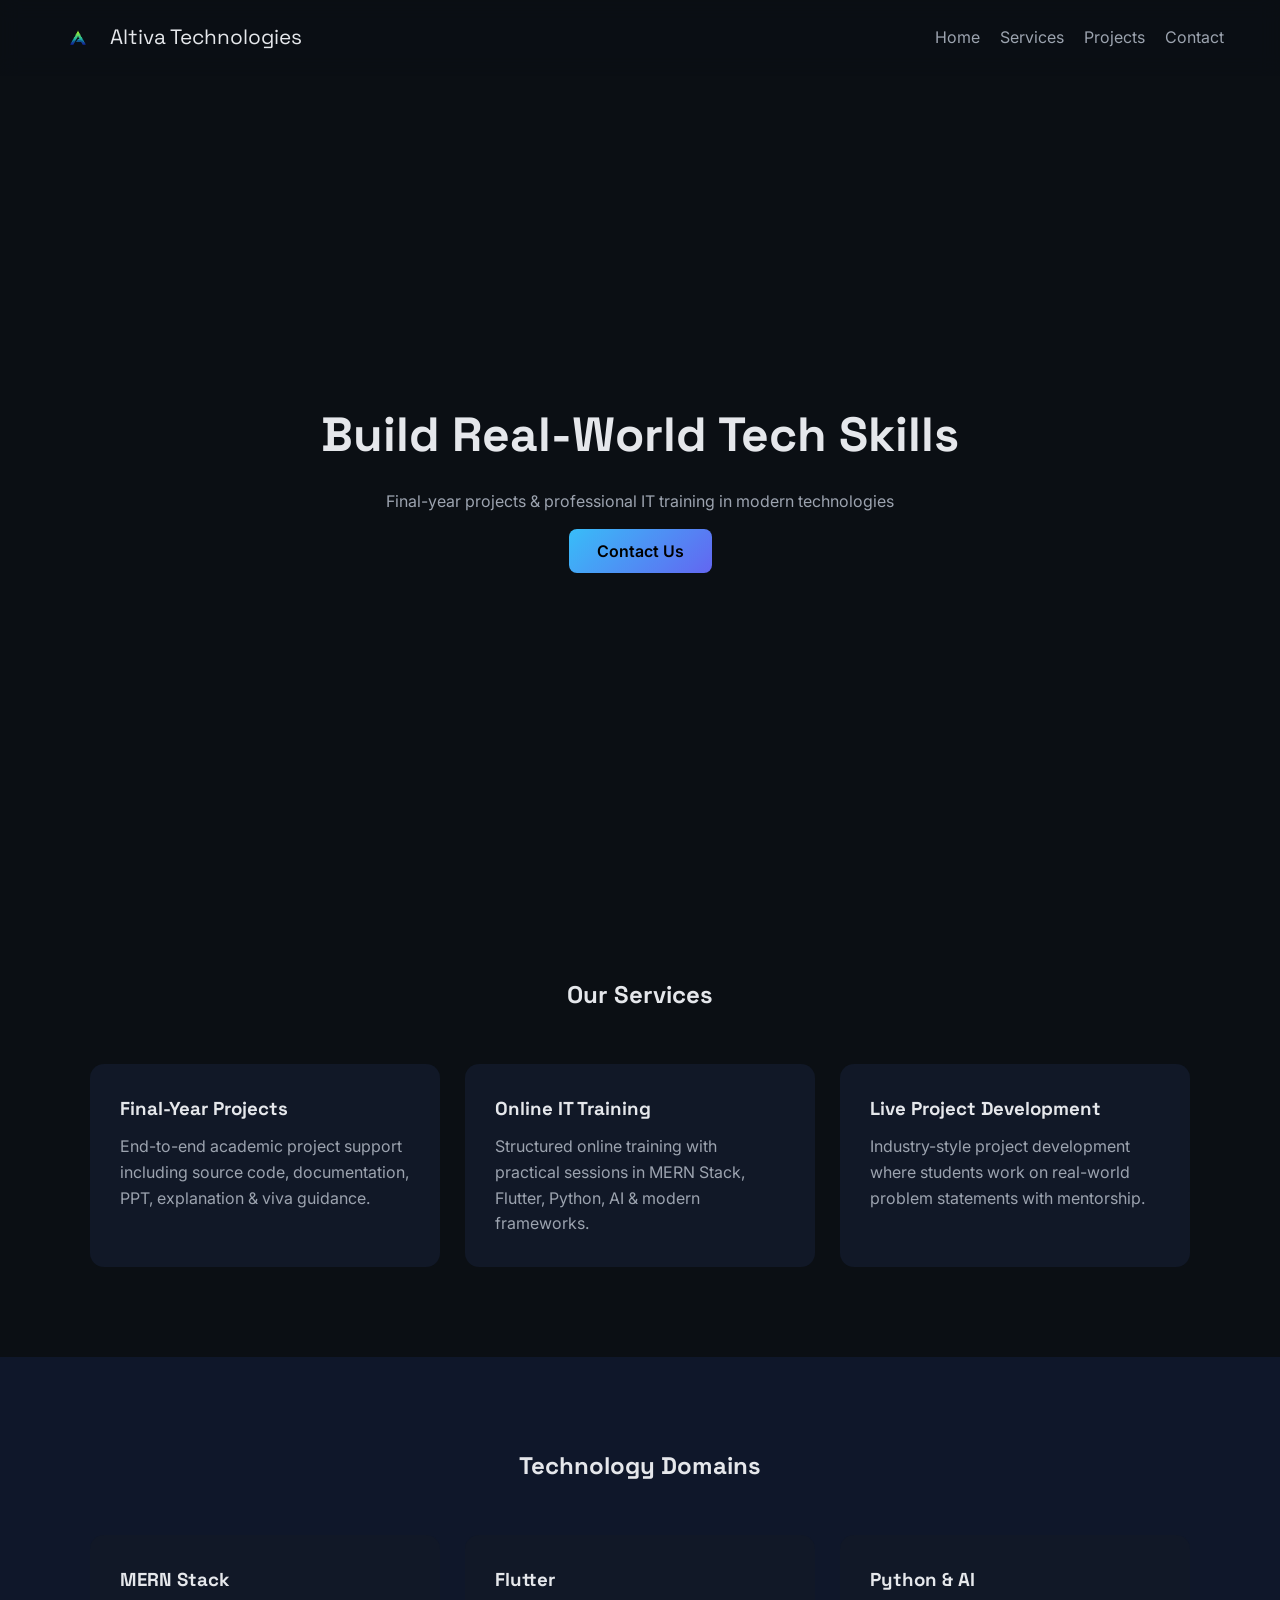
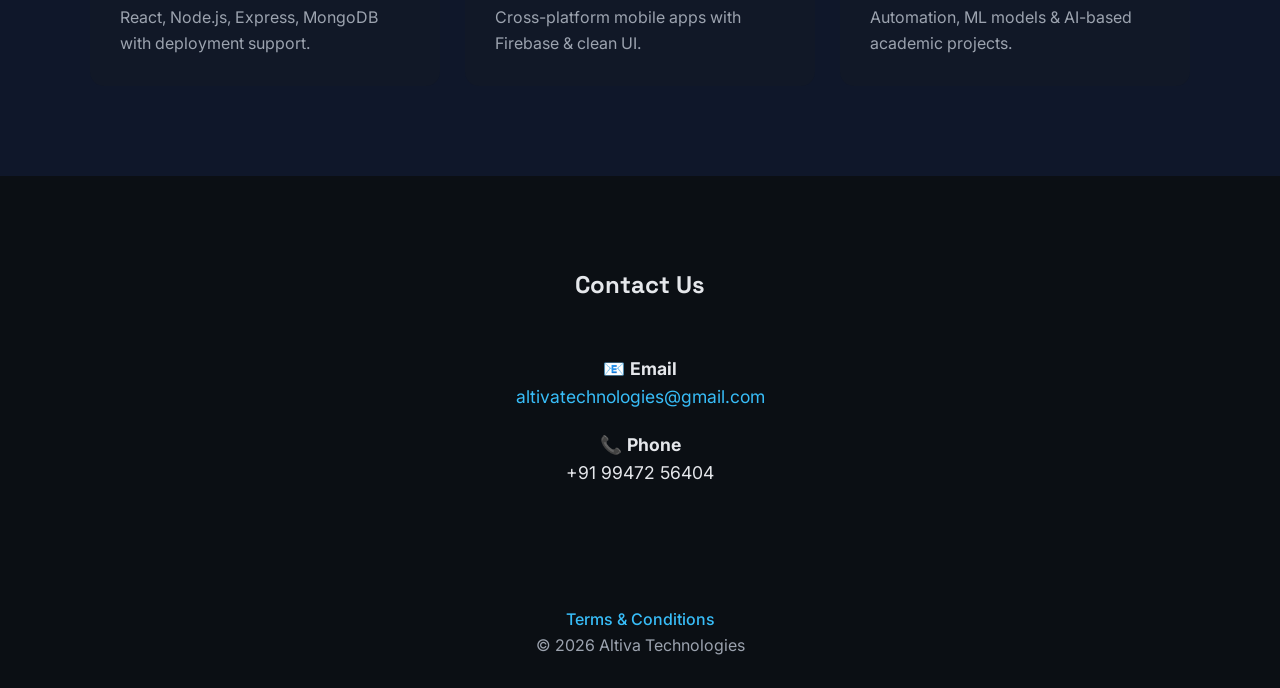
<file: index.html>
<!DOCTYPE html>
<html lang="en">

<head>
    <meta charset="UTF-8" />
    <meta name="viewport" content="width=device-width, initial-scale=1.0" />
    <title>Altiva Technologies | Final Year Projects & IT Training</title>
    <link rel="icon" type="image/png" href="favicon.png">



    <!-- SEO META TAGS -->
    <meta name="description"
        content="Altiva Technologies provides final year projects, online IT training, and live project development in MERN Stack, Flutter, Python and AI for students.">
    <meta name="keywords"
        content="final year projects, IT training, MERN stack projects, flutter projects, python projects, AI projects, student project center">
    <meta name="author" content="Altiva Technologies">

    <!-- Open Graph (Social Sharing) -->
    <meta property="og:title" content="Altiva Technologies - Final Year Projects & IT Training">
    <meta property="og:description"
        content="Professional final year projects and online IT training in MERN, Flutter, Python and AI.">
    <meta property="og:type" content="website">
    <meta property="og:image" content="logo-altiva.png">
    <meta property="og:url" content="https://www.altivatechnologies.com">


    <!-- Fonts -->
    <link
        href="https://fonts.googleapis.com/css2?family=Inter:wght@400;500;600&family=Space+Grotesk:wght@600;700&display=swap"
        rel="stylesheet">

    <!-- AOS -->
    <link href="https://cdn.jsdelivr.net/npm/aos@2.3.4/dist/aos.css" rel="stylesheet">

    <link rel="stylesheet" href="style.css" />
</head>

<body>

    <!-- NAVBAR -->
    <nav>
        <div class="nav-container">
            <div class="logo">
                <img src="logo-altiva.png" alt="Altiva Technologies">
                <span>Altiva Technologies</span>
            </div>
            <ul class="nav-links">
                <li><a href="#home">Home</a></li>
                <li><a href="#services">Services</a></li>
                <li><a href="#projects">Projects</a></li>
                <li><a href="#contact">Contact</a></li>
            </ul>
            <div class="menu-toggle" id="menu">&#9776;</div>
        </div>
    </nav>

    <!-- HERO -->
    <section id="home" class="hero">
        <div class="hero-content" data-aos="fade-up">
            <h1>Build Real-World Tech Skills</h1>
            <p>Final-year projects & professional IT training in modern technologies</p>
            <a href="#contact" class="btn">Contact Us</a>
        </div>
    </section>

    <!-- SERVICES -->
    <section id="services">
        <h2 data-aos="fade-up">Our Services</h2>
        <div class="grid">

            <div class="card" data-aos="fade-right">
                <h3>Final-Year Projects</h3>
                <p>
                    End-to-end academic project support including source code,
                    documentation, PPT, explanation & viva guidance.
                </p>
            </div>

            <div class="card" data-aos="fade-left">
                <h3>Online IT Training</h3>
                <p>
                    Structured online training with practical sessions in
                    MERN Stack, Flutter, Python, AI & modern frameworks.
                </p>
            </div>

            <div class="card" data-aos="fade-right">
                <h3>Live Project Development</h3>
                <p>
                    Industry-style project development where students work
                    on real-world problem statements with mentorship.
                </p>
            </div>

        </div>
    </section>

    <!-- PROJECTS -->
    <section id="projects" class="alt-bg">
        <h2 data-aos="fade-up">Technology Domains</h2>
        <div class="grid">

            <div class="card glow" data-aos="zoom-in">
                <h3>MERN Stack</h3>
                <p>React, Node.js, Express, MongoDB with deployment support.</p>
            </div>

            <div class="card glow" data-aos="zoom-in">
                <h3>Flutter</h3>
                <p>Cross-platform mobile apps with Firebase & clean UI.</p>
            </div>

            <div class="card glow" data-aos="zoom-in">
                <h3>Python & AI</h3>
                <p>Automation, ML models & AI-based academic projects.</p>
            </div>

        </div>
    </section>

    <!-- CONTACT -->
    <section id="contact">
        <h2 data-aos="fade-up">Contact Us</h2>

        <div class="contact-box" data-aos="fade-up">
            <p>📧 <strong>Email</strong></p>
            <a href="mailto:altivatechnologies@gmail.com">
                altivatechnologies@gmail.com
            </a>

            <p style="margin-top:20px;">📞 <strong>Phone</strong></p>
            <p>+91 99472 56404</p>
        </div>
    </section>

    <!-- FOOTER -->
    <footer>
        <p>
            <a href="terms.html">Terms & Conditions</a>
        </p>

        <p>© 2026 Altiva Technologies</p>
    </footer>

    <!-- Scripts -->
    <script src="https://cdn.jsdelivr.net/npm/aos@2.3.4/dist/aos.js"></script>
    <script src="script.js"></script>
    <script>
        AOS.init({ duration: 900, once: true });
    </script>

</body>

</html>
</file>
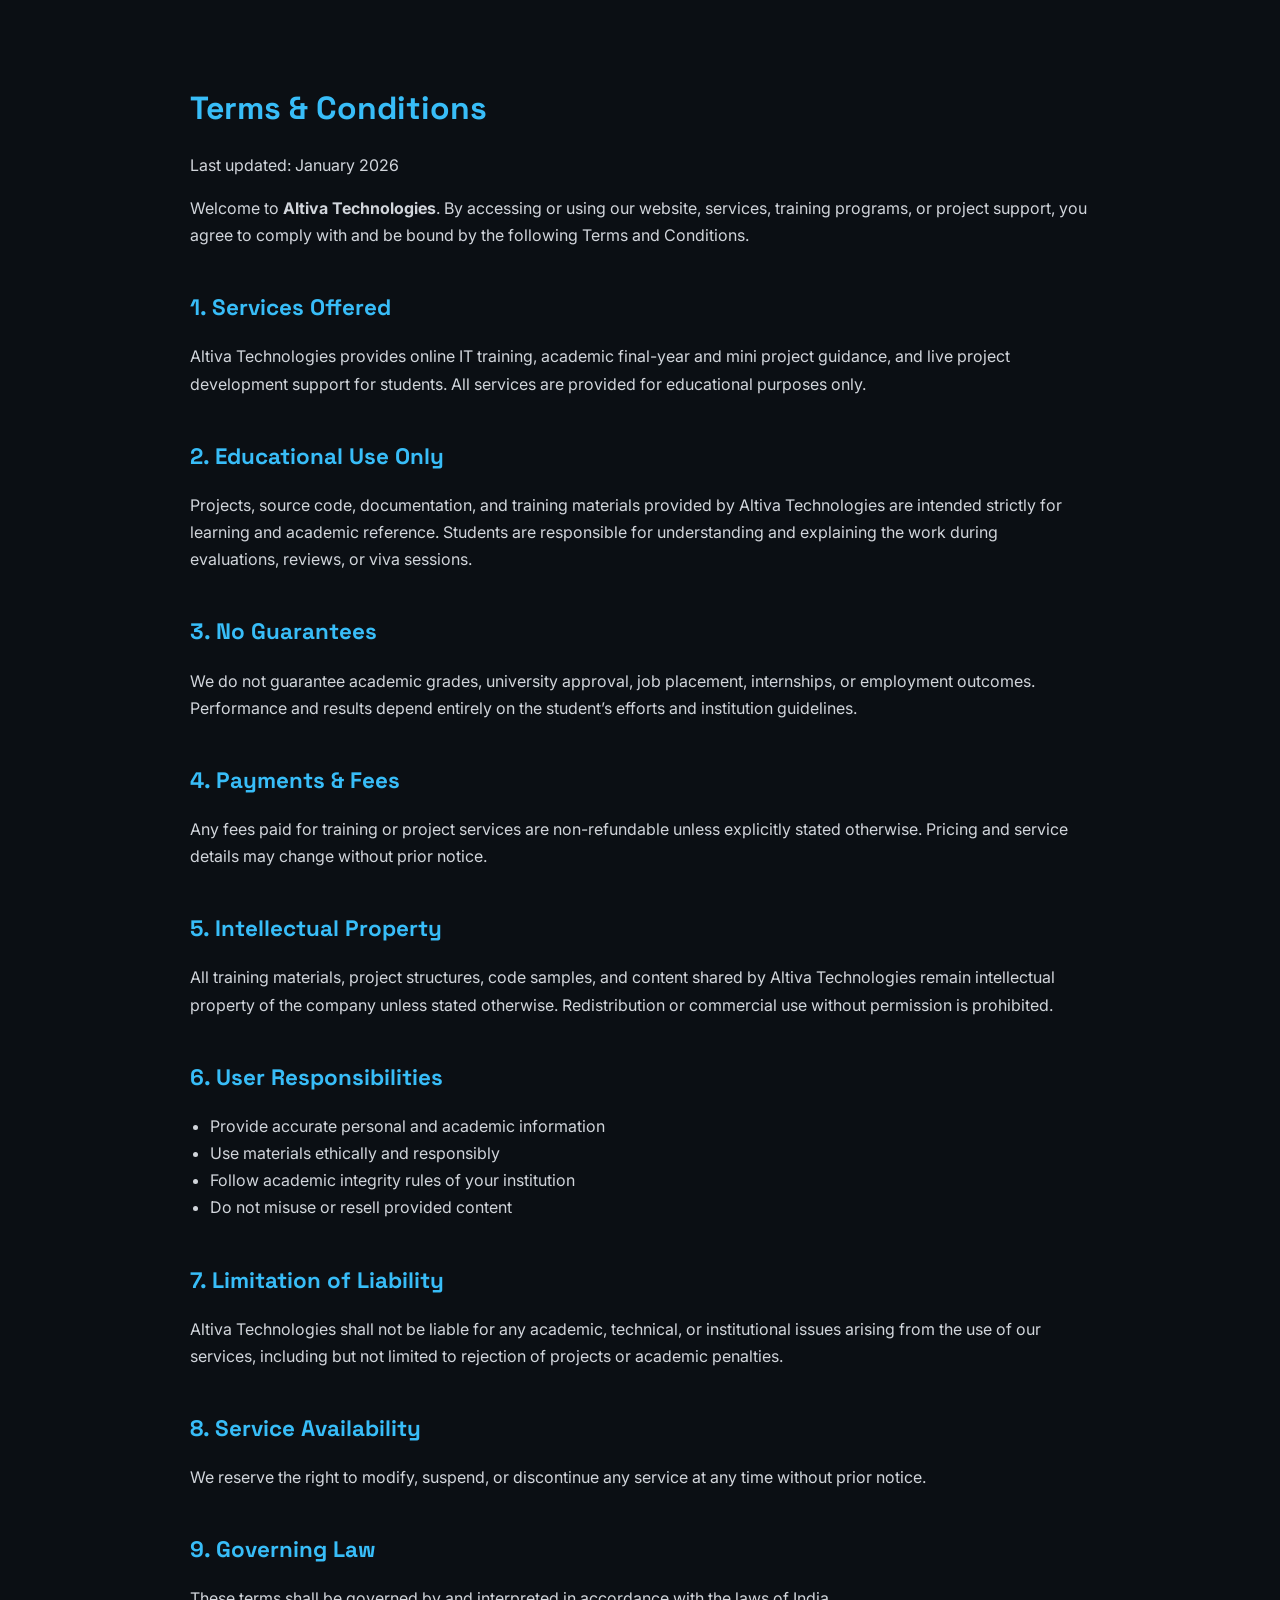
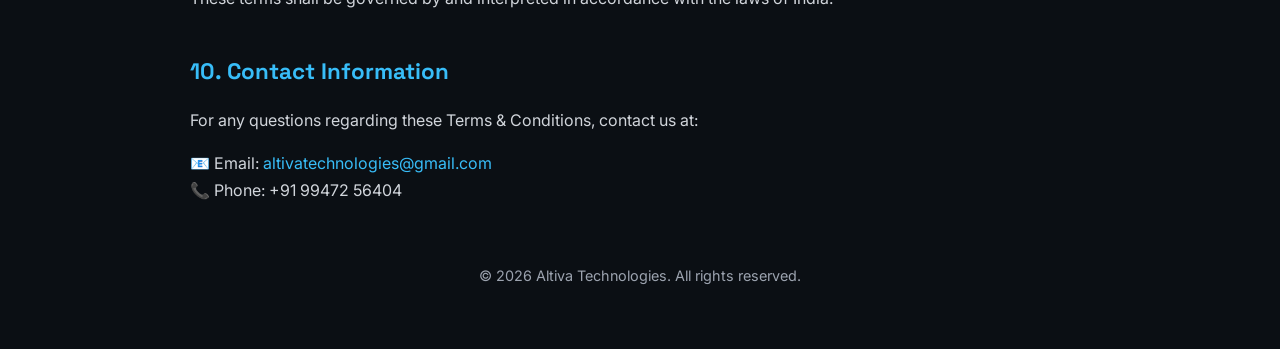
<file: terms.html>
<!DOCTYPE html>
<html lang="en">

<head>
    <meta charset="UTF-8">
    <meta name="viewport" content="width=device-width, initial-scale=1.0">
    <title>Terms & Conditions | Altiva Technologies</title>

    <!-- Fonts -->
    <link
        href="https://fonts.googleapis.com/css2?family=Inter:wght@400;500;600&family=Space+Grotesk:wght@600&display=swap"
        rel="stylesheet">

    <style>
        body {
            margin: 0;
            font-family: 'Inter', sans-serif;
            background-color: #0b0f14;
            color: #e5e7eb;
            line-height: 1.7;
        }

        .container {
            max-width: 900px;
            margin: auto;
            padding: 60px 20px;
        }

        h1,
        h2 {
            font-family: 'Space Grotesk', sans-serif;
            color: #38bdf8;
        }

        h1 {
            margin-bottom: 10px;
        }

        h2 {
            margin-top: 40px;
            margin-bottom: 10px;
            font-size: 1.4rem;
        }

        p,
        li {
            color: #d1d5db;
        }

        ul {
            padding-left: 20px;
        }

        a {
            color: #38bdf8;
            text-decoration: none;
        }

        footer {
            margin-top: 60px;
            text-align: center;
            color: #9ca3af;
            font-size: 0.9rem;
        }
    </style>
</head>

<body>

    <div class="container">
        <h1>Terms & Conditions</h1>
        <p>Last updated: January 2026</p>

        <p>
            Welcome to <strong>Altiva Technologies</strong>. By accessing or using our website,
            services, training programs, or project support, you agree to comply with and be
            bound by the following Terms and Conditions.
        </p>

        <h2>1. Services Offered</h2>
        <p>
            Altiva Technologies provides online IT training, academic final-year and mini project
            guidance, and live project development support for students. All services are provided
            for educational purposes only.
        </p>

        <h2>2. Educational Use Only</h2>
        <p>
            Projects, source code, documentation, and training materials provided by Altiva
            Technologies are intended strictly for learning and academic reference. Students are
            responsible for understanding and explaining the work during evaluations, reviews,
            or viva sessions.
        </p>

        <h2>3. No Guarantees</h2>
        <p>
            We do not guarantee academic grades, university approval, job placement, internships,
            or employment outcomes. Performance and results depend entirely on the student’s
            efforts and institution guidelines.
        </p>

        <h2>4. Payments & Fees</h2>
        <p>
            Any fees paid for training or project services are non-refundable unless explicitly
            stated otherwise. Pricing and service details may change without prior notice.
        </p>

        <h2>5. Intellectual Property</h2>
        <p>
            All training materials, project structures, code samples, and content shared by
            Altiva Technologies remain intellectual property of the company unless stated
            otherwise. Redistribution or commercial use without permission is prohibited.
        </p>

        <h2>6. User Responsibilities</h2>
        <ul>
            <li>Provide accurate personal and academic information</li>
            <li>Use materials ethically and responsibly</li>
            <li>Follow academic integrity rules of your institution</li>
            <li>Do not misuse or resell provided content</li>
        </ul>

        <h2>7. Limitation of Liability</h2>
        <p>
            Altiva Technologies shall not be liable for any academic, technical, or institutional
            issues arising from the use of our services, including but not limited to rejection
            of projects or academic penalties.
        </p>

        <h2>8. Service Availability</h2>
        <p>
            We reserve the right to modify, suspend, or discontinue any service at any time
            without prior notice.
        </p>

        <h2>9. Governing Law</h2>
        <p>
            These terms shall be governed by and interpreted in accordance with the laws of India.
        </p>

        <h2>10. Contact Information</h2>
        <p>
            For any questions regarding these Terms & Conditions, contact us at:
        </p>
        <p>
            📧 Email: <a href="mailto:altivatechnologies@gmail.com">altivatechnologies@gmail.com</a><br>
            📞 Phone: +91 99472 56404
        </p>

        <footer>
            © 2026 Altiva Technologies. All rights reserved.
        </footer>
    </div>

</body>

</html>
</file>
<file: style.css>
:root {
    --bg: #0b0f14;
    --card: #111827;
    --text: #e5e7eb;
    --muted: #9ca3af;
    --accent: #38bdf8;
}

* {
    margin: 0;
    padding: 0;
    box-sizing: border-box;
}

body {
    background: var(--bg);
    color: var(--text);
    font-family: 'Inter', sans-serif;
    line-height: 1.6;
}

/* NAVBAR */
nav {
    position: sticky;
    top: 0;
    background: rgba(11, 15, 20, 0.9);
    backdrop-filter: blur(10px);
    z-index: 100;
}

.nav-container {
    max-width: 1200px;
    margin: auto;
    padding: 16px;
    display: flex;
    justify-content: space-between;
    align-items: center;
}

.logo {
    display: flex;
    align-items: center;
    gap: 10px;
    font-family: 'Space Grotesk', sans-serif;
    font-size: 1.3rem;
}

.logo img {
    width: 44px;
}

.nav-links {
    display: flex;
    list-style: none;
    gap: 20px;
}

.nav-links a {
    text-decoration: none;
    color: var(--muted);
    transition: 0.3s;
}

.nav-links a:hover {
    color: var(--accent);
}

.menu-toggle {
    display: none;
    font-size: 1.8rem;
}

/* HERO */
.hero {
    min-height: 90vh;
    display: flex;
    align-items: center;
    justify-content: center;
    text-align: center;
}

.hero h1 {
    font-family: 'Space Grotesk', sans-serif;
    font-size: 3rem;
}

.hero p {
    color: var(--muted);
    margin: 15px 0 25px;
}

.btn {
    padding: 12px 28px;
    background: linear-gradient(135deg, #38bdf8, #6366f1);
    color: #000;
    font-weight: 600;
    border-radius: 8px;
    text-decoration: none;
}

/* SECTIONS */
section {
    padding: 90px 20px;
}

h2 {
    font-family: 'Space Grotesk', sans-serif;
    text-align: center;
    margin-bottom: 50px;
}

.grid {
    max-width: 1100px;
    margin: auto;
    display: grid;
    grid-template-columns: repeat(auto-fit, minmax(260px, 1fr));
    gap: 25px;
}

.card {
    background: var(--card);
    padding: 30px;
    border-radius: 14px;
    transition: 0.3s;
}

.card:hover {
    transform: translateY(-8px);
}

.card h3 {
    font-family: 'Space Grotesk', sans-serif;
    margin-bottom: 10px;
}

.card p {
    color: var(--muted);
}

.glow:hover {
    box-shadow: 0 0 30px rgba(56, 189, 248, 0.25);
}

.alt-bg {
    background: #0f172a;
}

/* CONTACT */
.contact-box {
    text-align: center;
    font-size: 1.1rem;
}

.contact-box a {
    color: var(--accent);
    text-decoration: none;
}

/* FOOTER */
footer {
    padding: 30px;
    text-align: center;
    color: var(--muted);
}

footer a {
    color: var(--accent);
    text-decoration: none;
    font-weight: 500;
    transition: color 0.3s ease, text-decoration 0.3s ease;
}

footer a:hover {
    color: #7dd3fc;
    text-decoration: underline;
}


/* MOBILE */
@media (max-width: 768px) {
    .nav-links {
        display: none;
    }

    .menu-toggle {
        display: block;
    }
}
</file>
